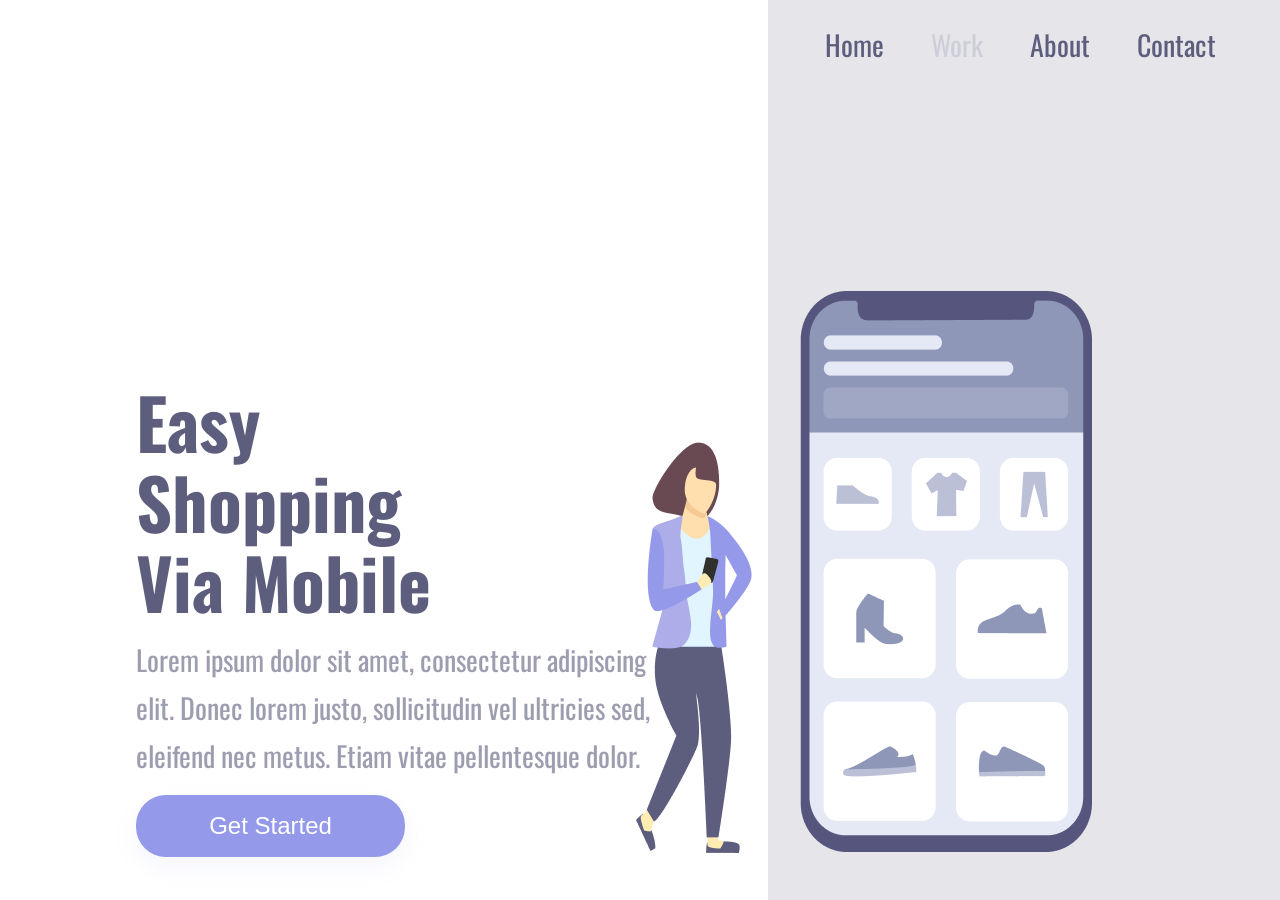
<file: index.html>
<!DOCTYPE html>
<html lang="pt-BR">
<head>
    <meta charset="utf-8">
    <meta name="viewport" content="width=device-width, initial-scale=1.0">
    <link rel="preconnect" href="https://fonts.googleapis.com">
    <link rel="preconnect" href="https://fonts.gstatic.com" crossorigin>
    <link href="https://fonts.googleapis.com/css2?family=Oswald&display=swap" rel="stylesheet">
    <link rel="stylesheet" href="style.css">
    <title>Easy Shopping | Projeto CSS</title>
</head>
<body>
    <main class="wrapper">
        <section class="left-area">
            <h1>Easy Shopping Via Mobile</h1>
            <p>Lorem ipsum dolor sit amet, consectetur  adipiscing elit. Donec lorem justo, sollicitudin vel ultricies sed, eleifend nec metus. Etiam vitae pellentesque dolor.</p>
            <button>Get Started</button>
        </section>
        <section class="right-area">
            <header>
                <a class="link-menu">Home</a>
                <a class="link-menu">Work</a>
                <a class="link-menu">About</a>
                <a class="link-menu">Contact</a>
            </header>
            <img src="assets/girl-cellphone.png" alt="">
        </section>
    </main>
</body>
</html>
</file>
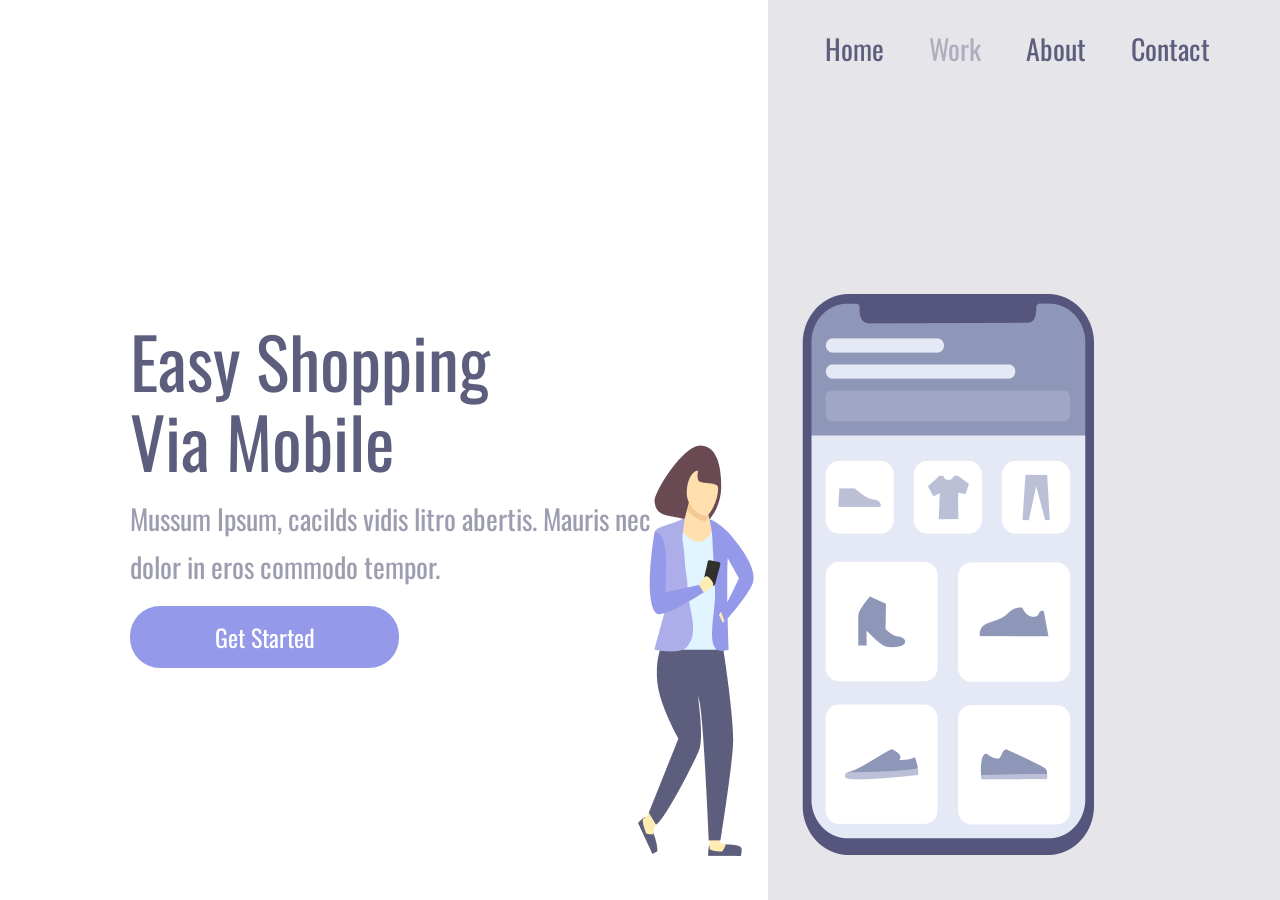
<file: projeto-easy-shop/index.html>
<!DOCTYPE html>
<html lang="pt-BR">
<head>
    <meta charset="utf-8">
    <meta name="viewport" content="width=device-width, initial-scale=1.0">
    <link rel="stylesheet" href="./css/style.css">
    <title>Easy Shopping - Mobile 2.0 - Alteração do tema | Projeto</title>
</head>
<body>
    <div class="wrapper">
        <section class="content-left">
            <h1>Easy Shopping Via Mobile</h1>
            <p>Mussum Ipsum, cacilds vidis litro abertis. Mauris nec dolor in eros commodo tempor.</p>
            <button>Get Started</button>
        </section>
        <section class="content-right">
            <header>
                <a>Home</a>
                <a>Work</a>
                <a>About</a>
                <a>Contact</a>
            </header>
            <img src="./assets/girl-cellphone.png" alt="">
        </section>
    </div>
</body>
</html>
</file>
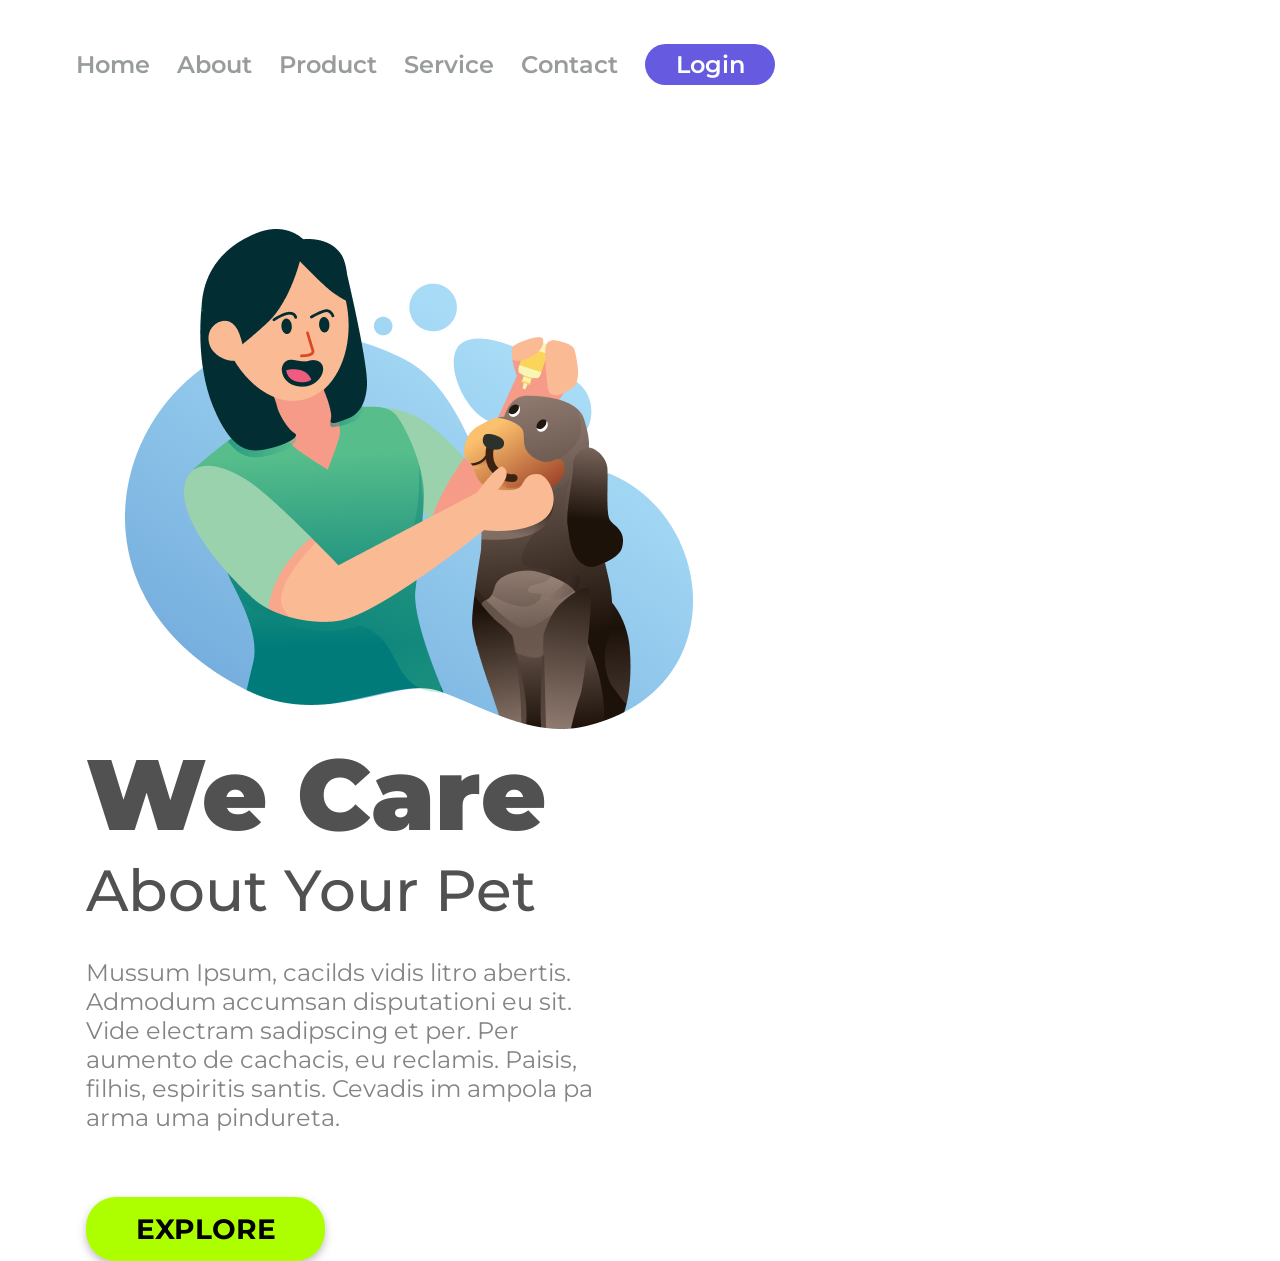
<file: projeto-we-care/index.html>
<!DOCTYPE html>
<html lang="pt-BR">
<head>
    <meta charset="utf-8">
    <meta name="viewport" content="width=device-width, initial-scale=1.0">
    <link rel="stylesheet" href="./css/style.css">    
    <link rel="preconnect" href="https://fonts.googleapis.com">
    <link rel="preconnect" href="https://fonts.gstatic.com" crossorigin>
    <link href="https://fonts.googleapis.com/css2?family=Montserrat:wght@400;500;600;700;900&display=swap" rel="stylesheet">
    <title>We Care</title>
</head>
<body>
    <header>
        <a class="link-header">Home</a>
        <a class="link-header">About</a>
        <a class="link-header">Product</a>
        <a class="link-header">Service</a>
        <a class="link-header">Contact</a>
        <button class="button-header">Login</button>
    </header>
    <main>
        <img src="./img/we-care.png" alt="we-care-logo" class="logo-image">
        <section>
            <h1>We Care</h1>
            <h2>About Your Pet</h2>
            <p>Mussum Ipsum, cacilds vidis litro abertis. Admodum accumsan disputationi eu sit. Vide electram sadipscing et per. Per aumento de cachacis, eu reclamis. Paisis, filhis, espiritis santis. Cevadis im ampola pa arma uma pindureta.</p>
            <button class="button-main">Explore</button>
        </section>        
    </main>
    
</body>
</html>
</file>
<file: style.css>
* {
    margin: 0;
    padding: 0;
    box-sizing: border-box;
}

body {
    font-family: "Oswald", sans-serif;
    font-size: 28px;
    font-weight: 400;
    color: #5D5D7D;
}

.wrapper {
    height: 100vh;
    width: 100vw;
}

.left-area {
    display: inline-block;
    width: 60%;
    margin-top: 381px;
    padding-left: 136px;
}

.left-area h1 {    
    width: 368px;
    font-size: 70px;
    line-height: 80px;
}

.left-area p {
    width: 540px;
    margin: 15px 0;
    line-height: 48px;
    opacity: 0.6;
}

.left-area button {
    width: 269px;
    height: 62px;
    font-size: 24px;
    line-height: 36px;
    background-color: #9499EA;
    box-shadow: 0px 10px 24px rgba(148, 153, 234, 0.09);
    color: #ffffff;
    border: none;
    border-radius: 30px;
    cursor: pointer;
    transition: all .2s;
}

.left-area button:hover {
    background-color: #A0A7C5;
}

.left-area button:active {
    background-color: #5D5D7D;
}

.right-area {
    display: inline-block;
    height: 100vh;
    width: 40%;
    position: absolute;
    background-color: rgba(93, 93, 125, 0.16);
}

.right-area header {
    margin: 24px 0 0 57px;
}

.right-area header a.link-menu {
    margin-right: 41px;
    line-height: 42px;
    cursor: pointer;
    transition: all .2s;
}

.right-area header a.link-menu:nth-child(2) {
    color: #CECED8;
}

.right-area header a.link-menu:hover {
    color: #CECED8;
}

.right-area header a.link-menu:active {
    color: #5D5D7D;
}

.right-area img {
    position: relative;
    top: 25%;
    right: 132px;
}

@media screen and (max-width: 900px) {

    .left-area {
        display: block;
        width: 100%;
        height: 50%;
        margin: 0;
        padding: 0;
    }

    .left-area h1 {
        width: auto;
        margin: 58px 50px 0;
        font-size: 36px;
        text-align: center;
        line-height: 52px;
    }

    .left-area p {
        margin: 15px 40px;
        width: auto;
        font-size: 14px;
        text-align: center;
        line-height: 24px;
    }

    .left-area button {
        display: block;
        margin: 0 auto;
    }

    .right-area {
        display: block;
        width: 100%;
        height: auto;
        margin: 0;
        padding: 40px;
        position: static;
    }

    .right-area header {
        display: none;
    }

    .right-area img {
        max-width: 90%;
        position: static;
    }

}

@media screen and (max-width: 340px) {

    .container-left {
        height: 70%;
    }

}
</file>
<file: projeto-easy-shop/css/style.css>
/* Fonts */
@import url('https://fonts.googleapis.com/css2?family=Oswald&display=swap');

/* CSS Default  */
* {
    margin: 0;
    padding: 0;
    box-sizing: border-box;
    color: #5D5D7D;
    font-family: 'Oswald', sans-serif;
    font-weight: 400;
}

/* Container Left */
div.wrapper .content-left {
    display: inline-block;
    width: 60%;
    margin-top: 25%;
    padding-left: 130px;
}

div.wrapper .content-left h1 {
    width: 368px;
    font-size: 70px;
    line-height: 80px;
}

div.wrapper .content-left p {
    width: 540px;
    margin: 15px 0;
    font-size: 28px;
    line-height: 48px;
    opacity: 0.6;
}

div.wrapper .content-left button {
    width: 269px;
    height: 62px;
    background-color: #9499EA;
    color: #ffffff;
    font-size: 24px;
    text-align: center;
    line-height: 36px;
    border: 0;
    border-radius: 30px;
    cursor: pointer;
    transition: all .2s;
}

div.wrapper .content-left button:hover {
    opacity: 0.7;
}

div.wrapper .content-left button:active {
    opacity: .4;
}

/* Container Right */
div.wrapper .content-right {
    display: inline-block;
    position: absolute;
    width: 40%;
    height: 100vh;    
    background-color: rgba(93, 93, 125, 0.16);
}

div.wrapper .content-right header {
    margin: 28px 0 0 57px;
}

div.wrapper .content-right header a {
    font-size: 28px;
    line-height: 41px;
    margin-right: 41px;
    cursor: pointer;
}

div.wrapper .content-right header a:nth-child(2) {
    opacity: .4;
}

div.wrapper .content-right header a:hover {
    opacity: .4;
}

div.wrapper .content-right header a:active {
    opacity: .6;
}

div.wrapper .content-right img {
    position: relative;
    top: 25%;
    right: 130px;
}

/* MEDIA QUERIES */
@media screen and (max-width: 900px) {

    div.wrapper .content-left {
        display: block;
        width: 100%;
        height: 50%;
        margin: 0;
        padding: 0;
    }

    div.wrapper .content-left h1 {
        width: auto;
        margin: 58px 50px 0 50px;
        font-size: 36px;
        text-align: center;
        line-height: 52px;
    }

    div.wrapper .content-left p {
        width: auto;
        margin: 15px 40px;
        font-size: 14px;
        line-height: 24px;
        text-align: center;
    }

    div.wrapper .content-left button {
        display: block;
        margin: 20px auto;
    }

    div.wrapper .content-right {
        display: block;
        position: static;
        width: 100%;
        height: auto;
        margin: 0;
        padding: 40px;
    }

    div.wrapper .content-right header {
        display: none;
    }

    div.wrapper .content-right img {
        position: static;
        max-width: 90%;
    }

}
</file>
<file: projeto-we-care/css/style.css>
/* CSS Default */
* {
    margin: 0;
    padding: 0;
    box-sizing: border-box;
    font-family: 'Montserrat', sans-serif;
}

/* Header */
header {
    margin: 44px 0 144px 76px;
}

/* Main Menu */
header a.link-header {
    margin-right: 23px;
    color: #989D9C;
    font-size: 24px;
    font-weight: 600;
    line-height: 29px;
    cursor: pointer;
    transition: all .2s;
}

header a.link-header:hover {
    color: #777b7a;
}

header .button-header {
    width: 130px;
    height: 41px;
    background-color: #665AE1;
    color: #fff;
    font-size: 24px;
    font-weight: 600;
    line-height: 29px;
    border: none;
    border-radius: 20.50px;
    cursor: pointer;
    transition: all .2s;
}

header .button-header:hover {
    background-color: #574cc7;
}

/* Main Content */
main .logo-image {
    display: inline-block;
    width: 568px;
    height: 500px;
    margin-left: 125px;
}

main section {
    display: inline-block;
    margin-left: 86px;
}

main section h1 {
    color: #515151;
    font-size: 100px;
    font-weight: 900;
    line-height: normal;
}

main section h2 {
    color: #515151;
    font-size: 58px;
    font-weight: 500;
    line-height: normal;
}

main section p {
    width: 515px;
    margin: 32px 0 65px 0;
    color: #848484;
    font-size: 24px;
    font-weight: 400;
    line-height: 29px;
}

main section button.button-main {
    width: 239px;
    height: 64px;
    border-radius: 30px;
    background: #ADFF00;
    color: #000;
    font-size: 28px;
    font-weight: 700;
    text-transform: uppercase;
    line-height: normal;
    border: none;
    filter: drop-shadow(0px 4px 4px rgba(0, 0, 0, 0.25));
    cursor: pointer;
    transition: all .2s;
}

main section button.button-main:hover {
    background-color: #99d711;
}

/* MEDIA QUERIES */
@media screen and (max-width: 400px) {

    header {
        display: none;
    }

    /* Main Content */
    main {
        padding-top: 150px;
        /* background-color: rgba(0, 255, 255, 0.301); */
    }

    main .logo-image {
        display: block;
        width: 354px;
        height: 317px;
        margin: auto;
    }   
    
    main section {
        display: block;
        width: 100%;
        margin: 0;
        padding: 50px 0;
        /* background-color: beige; */
        text-align: center;
    }

    main section h1 {
        margin-top: 24px;
        font-size: 50px;
        line-height: 61px;
    }

    main section h2 {
        font-size: 30px;
        line-height: 36px;
        margin-bottom: 17px;
    }

    main section p {
        display: none;
    }

}
</file>
